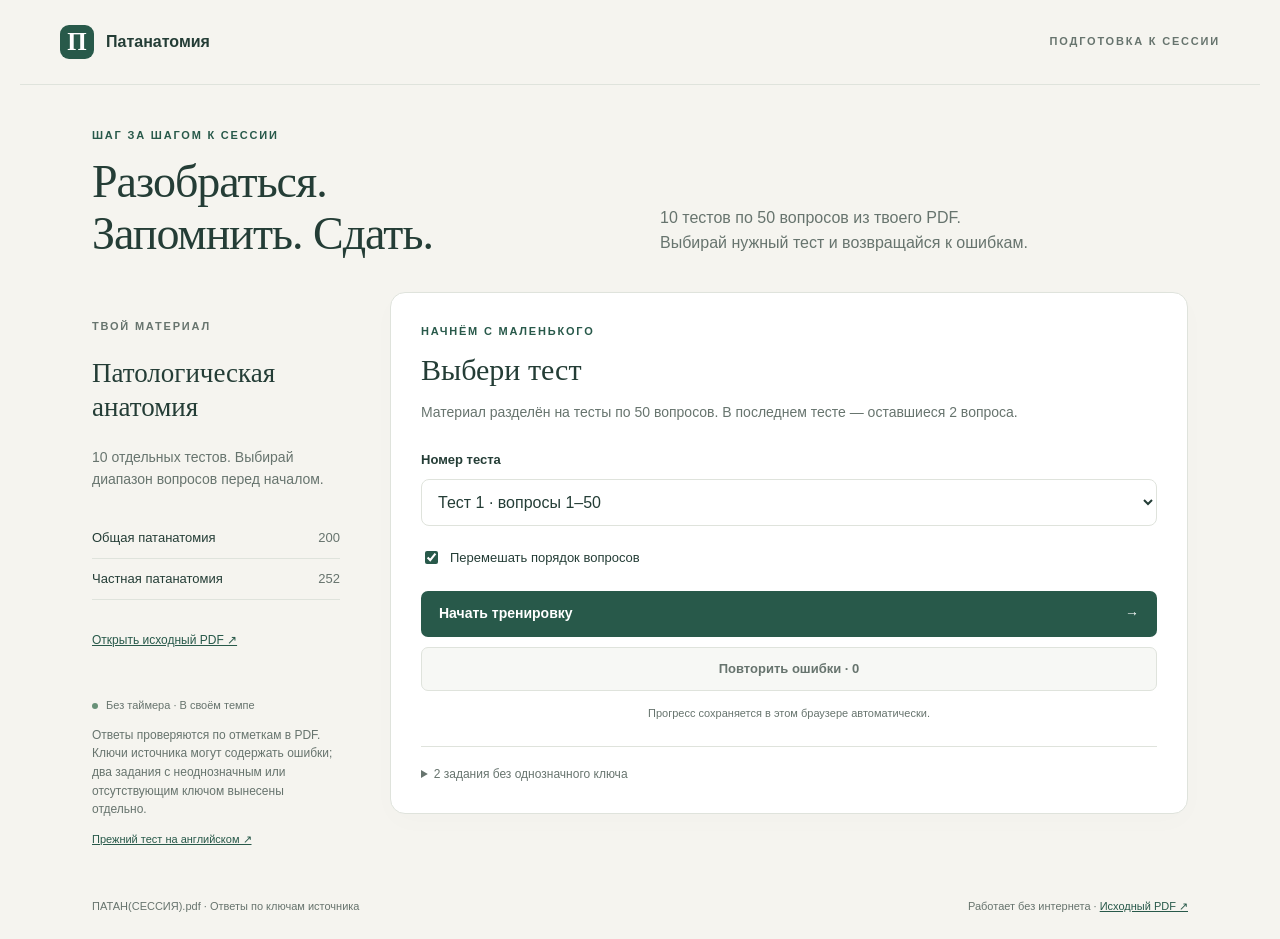
<file: index.html>
<!doctype html>
<html lang="ru">
<head>
<meta charset="utf-8"><meta name="viewport" content="width=device-width, initial-scale=1">
<title>Патанатомия — подготовка к сессии</title>
<meta name="description" content="452 вопроса по патологической анатомии: тренировка, повтор ошибок и сохранение прогресса.">
<link rel="icon" href="data:image/svg+xml,%3Csvg xmlns='http://www.w3.org/2000/svg' viewBox='0 0 32 32'%3E%3Crect width='32' height='32' rx='8' fill='%23265449'/%3E%3Ctext x='6' y='24' fill='white' font-size='23'%3EП%3C/text%3E%3C/svg%3E">
<link rel="stylesheet" href="style.css"><link rel="stylesheet" href="test-selector.css"><script defer src="questions.js"></script><script defer src="app.js"></script>
</head>
<body>
<header><a class="brand" href="index.html"><span class="mark">П</span> Патанатомия</a><span class="header-note">ПОДГОТОВКА К СЕССИИ</span></header>
<main>
<div class="intro"><p class="eyebrow">ШАГ ЗА ШАГОМ К СЕССИИ</p><h1>Разобраться.<br>Запомнить. Сдать.</h1><p>10 тестов по 50 вопросов из твоего PDF.<br>Выбирай нужный тест и возвращайся к ошибкам.</p></div>
<p id="storage-note" class="notice" hidden>Браузер не разрешает сохранять данные. Текущая тренировка работает, но после закрытия страницы прогресс может потеряться.</p>
<div class="workspace">
<aside><p class="eyebrow">ТВОЙ МАТЕРИАЛ</p><h2>Патологическая<br>анатомия</h2><p>10 отдельных тестов. Выбирай диапазон вопросов перед началом.</p><ul class="topics"><li>Общая патанатомия <span>200</span></li><li>Частная патанатомия <span>252</span></li></ul><a class="source-link" href="source.pdf" target="_blank" rel="noopener">Открыть исходный PDF ↗</a><div class="aside-bottom"><span class="small-dot"></span> Без таймера · В своём темпе<p>Ответы проверяются по отметкам в PDF. Ключи источника могут содержать ошибки; два задания с неоднозначным или отсутствующим ключом вынесены отдельно.</p><a href="research-original/index.html">Прежний тест на английском ↗</a></div></aside>
<section id="setup" class="card setup" aria-labelledby="setup-heading">
<p class="eyebrow">НАЧНЁМ С МАЛЕНЬКОГО</p><h2 id="setup-heading" tabindex="-1">Выбери тест</h2><p class="subtle">Материал разделён на тесты по 50 вопросов. В последнем тесте — оставшиеся 2 вопроса.</p>
<button id="resume" class="resume" hidden></button>
<form id="settings"><label for="test">Номер теста</label><select id="test"><option value="1">Тест 1 · вопросы 1–50</option><option value="2">Тест 2 · вопросы 51–100</option><option value="3">Тест 3 · вопросы 101–150</option><option value="4">Тест 4 · вопросы 151–200</option><option value="5">Тест 5 · вопросы 201–250</option><option value="6">Тест 6 · вопросы 251–300</option><option value="7">Тест 7 · вопросы 301–350</option><option value="8">Тест 8 · вопросы 351–400</option><option value="9">Тест 9 · вопросы 401–450</option><option value="10">Тест 10 · вопросы 451–452</option><option value="all">Все вопросы · 1–452</option></select>
<label class="check-label"><input id="random" type="checkbox" checked> Перемешать порядок вопросов</label>
<button type="submit" class="primary start-button">Начать тренировку <span aria-hidden="true">→</span></button>
</form>
<button id="practice-mistakes" class="secondary" disabled>Повторить ошибки · 0</button>
<p class="save-hint">Прогресс сохраняется в этом браузере автоматически.</p>
<details class="source-notes"><summary>2 задания без однозначного ключа</summary><p class="subtle">Они доступны для разбора, но не входят в тренировку и оценку.</p><div id="flagged"></div></details>
</section>
<section id="quiz" class="card" aria-label="Тренировка" hidden><div class="stats"><span id="position"></span><span id="score"></span></div><progress id="progress" max="20" value="0" aria-label="Отвечено вопросов"></progress><div class="question-body"><p class="eyebrow" id="topic"></p><h2 id="question" tabindex="-1"></h2><p class="hint">Выбери один ответ. Учитывается первая попытка.</p><div id="options" class="options" role="group" aria-labelledby="question"></div><div id="feedback" role="status" aria-live="polite" hidden></div><div class="actions"><button id="menu" class="text-button">← К настройкам</button><button id="next" class="primary" disabled>Далее →</button></div><p class="keyboard-hint">Клавиши 1–6 — ответ · Enter — далее</p></div></section>
<section id="results" class="card results" hidden aria-label="Результаты"><p class="eyebrow">ТРЕНИРОВКА ЗАВЕРШЕНА</p><h2 tabindex="-1" id="result-heading">Твои результаты</h2><div id="percentage" class="percentage"></div><p id="result-summary"></p><div class="result-actions"><button id="retry" class="primary">Повторить ошибки</button><button id="restart" class="secondary">Новая тренировка</button></div><div id="review"></div></section>
</div><footer>ПАТАН(СЕССИЯ).pdf · Ответы по ключам источника <span>Работает без интернета · <a href="source.pdf" target="_blank" rel="noopener">Исходный PDF ↗</a></span></footer>
</main><noscript>Для работы теста включи JavaScript в браузере.</noscript>
</body></html>
</file>
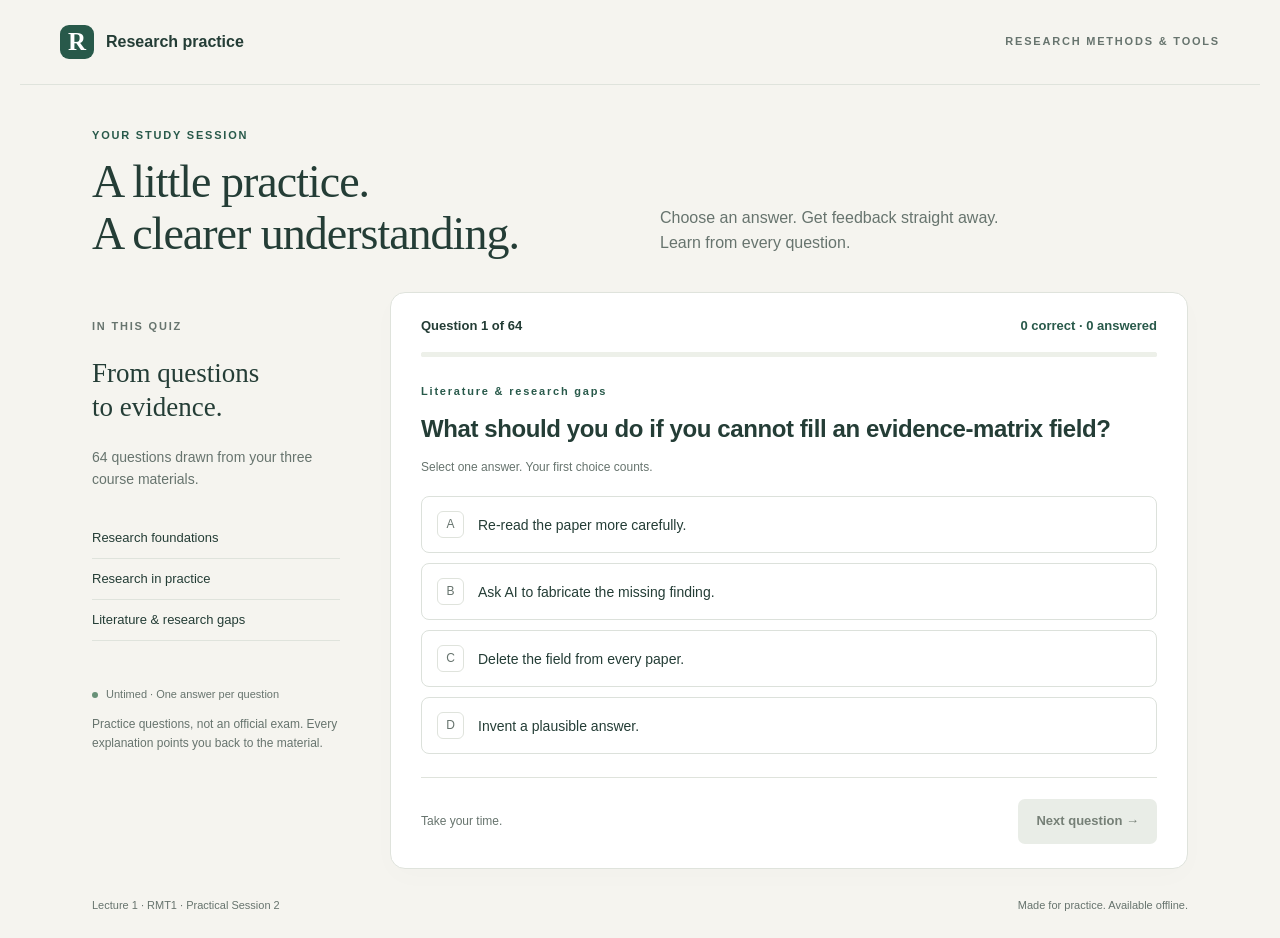
<file: research-original/index.html>
<!doctype html>
<html lang="en"><head><meta charset="utf-8"><meta name="viewport" content="width=device-width, initial-scale=1"><title>Research Practice — Quiz</title><meta name="description" content="64 practice questions from Lecture 1, RMT1 and Practical Session 2, with immediate feedback."><link rel="icon" href="data:image/svg+xml,%3Csvg xmlns='http://www.w3.org/2000/svg' viewBox='0 0 32 32'%3E%3Crect width='32' height='32' rx='8' fill='%23265449'/%3E%3Ctext x='8' y='24' fill='white' font-size='23'%3ER%3C/text%3E%3C/svg%3E"><link rel="stylesheet" href="style.css"><script defer src="questions.js"></script><script defer src="app.js"></script></head>
<body><header><a class="brand" href="index.html"><span class="mark">R</span> Research practice</a><span class="header-note">RESEARCH METHODS & TOOLS</span></header>
<main><div class="intro"><p class="eyebrow">YOUR STUDY SESSION</p><h1>A little practice.<br>A clearer understanding.</h1><p>Choose an answer. Get feedback straight away.<br>Learn from every question.</p></div>
<div class="workspace"><aside><p class="eyebrow">IN THIS QUIZ</p><h2>From questions<br>to evidence.</h2><p>64 questions drawn from your three course materials.</p><ul class="topics"><li>Research foundations</li><li>Research in practice</li><li>Literature & research gaps</li></ul><div class="aside-bottom"><span class="small-dot"></span> Untimed · One answer per question<p>Practice questions, not an official exam. Every explanation points you back to the material.</p></div></aside>
<section id="quiz" class="card" aria-label="Practice quiz"><div class="stats"><span id="position"></span><span id="score"></span></div><progress id="progress" max="64" value="0" aria-label="Questions answered"></progress><div class="question-body"><p class="eyebrow" id="topic"></p><h2 id="question" tabindex="-1"></h2><p class="hint">Select one answer. Your first choice counts.</p><div id="options" class="options" role="group" aria-labelledby="question"></div><div id="feedback" role="status" aria-live="polite" hidden></div><div class="actions"><span id="answered-note">Take your time.</span><button id="next" class="primary" disabled>Next question <span aria-hidden="true">→</span></button></div></div></section>
<section id="results" class="card results" hidden aria-label="Quiz results"><p class="eyebrow">SESSION COMPLETE</p><h2 tabindex="-1" id="result-heading">Your results</h2><div id="percentage" class="percentage"></div><p id="result-summary"></p><button id="restart" class="primary">Restart quiz <span aria-hidden="true">↻</span></button><div id="review"></div></section></div><footer>Lecture 1 · RMT1 · Practical Session 2 <span>Made for practice. Available offline.</span></footer></main><noscript>This quiz needs JavaScript enabled in your browser.</noscript></body></html>
</file>
<file: style.css>
:root{--paper:#f5f4ef;--ink:#243d36;--muted:#67746e;--line:#dfe3dc;--accent:#28594a;--correct:#eaf5ec;--wrong:#fff0ed}*{box-sizing:border-box}body{margin:0;background:var(--paper);color:var(--ink);font:16px/1.55 -apple-system,BlinkMacSystemFont,"Segoe UI",sans-serif}header{max-width:1240px;margin:auto;padding:25px 40px;display:flex;justify-content:space-between;align-items:center;border-bottom:1px solid var(--line)}.brand{display:flex;align-items:center;gap:12px;color:var(--ink);text-decoration:none;font-weight:650}.mark{background:var(--accent);color:white;border-radius:9px;width:34px;height:34px;text-align:center;line-height:34px;font-family:Georgia,serif;font-size:25px}.header-note,.eyebrow{font-size:11px;letter-spacing:1.8px;font-weight:750}.header-note{color:var(--muted)}main{max-width:1160px;margin:0 auto;padding:0 32px}.intro{padding:42px 0 32px;display:grid;grid-template-columns:1fr 1fr;column-gap:40px}.intro .eyebrow{grid-column:1/-1;margin:0 0 12px;color:var(--accent)}h1{font:normal clamp(32px,4vw,46px)/1.13 Georgia,serif;letter-spacing:-1px;margin:0}.intro>p:last-child{align-self:end;color:var(--muted);margin:0 0 4px}.workspace{display:grid;grid-template-columns:270px minmax(0,1fr);gap:28px;align-items:start}aside{padding:26px 22px 22px 0}aside>.eyebrow{margin-top:0;color:var(--muted)}aside h2{font:normal 27px/1.25 Georgia,serif}aside p{font-size:14px;color:var(--muted)}.topics{padding:0;list-style:none;font-size:13px;margin:27px 0}.topics li{padding:10px 0;border-bottom:1px solid var(--line)}.aside-bottom{margin-top:45px;font-size:11px;color:var(--muted)}.aside-bottom p{font-size:12px}.small-dot{display:inline-block;background:#689178;width:6px;height:6px;border-radius:100%;margin-right:5px}.card{background:#fff;border:1px solid var(--line);border-radius:15px;overflow:hidden;box-shadow:0 8px 28px #20372d04}.stats{display:flex;justify-content:space-between;padding:23px 30px 16px;font-size:13px;font-weight:650}#score{color:var(--accent)}progress{display:block;width:calc(100% - 60px);height:5px;margin:0 30px;appearance:none;border:0;border-radius:5px;background:#edf0e9}progress::-webkit-progress-bar{background:#edf0e9;border-radius:5px}progress::-webkit-progress-value{background:var(--accent);border-radius:5px}progress::-moz-progress-bar{background:var(--accent)}.question-body{padding:26px 30px 24px}.question-body>.eyebrow{margin:0 0 12px;color:var(--accent)}#question{font-size:24px;line-height:1.4;letter-spacing:-.4px;margin:0;font-weight:600}.hint{font-size:12px;color:var(--muted);margin:12px 0 20px}.options{display:grid;gap:10px}button{font:inherit;cursor:pointer}button:focus-visible,a:focus-visible{outline:3px solid #c78936;outline-offset:3px}.option{width:100%;display:flex;align-items:center;gap:14px;background:white;color:var(--ink);border:1px solid #dce1db;border-radius:8px;text-align:left;padding:14px 15px;font-size:14px;line-height:1.45}.option:not(:disabled):hover{border-color:var(--accent);background:#f5f8f4}.letter{flex-shrink:0;width:27px;height:27px;display:grid;place-items:center;border:1px solid var(--line);border-radius:6px;color:var(--muted);font-size:12px}.option:disabled{cursor:default;opacity:1}.option.correct{background:var(--correct);border-color:#72a784}.option.wrong{background:var(--wrong);border-color:#d49988}.choice-text{flex:1}.choice-state{font-size:11px;font-weight:650}#feedback{padding:17px 18px;margin-top:20px;border-radius:8px;background:#f1f5ef;font-size:14px}#feedback.incorrect{background:var(--wrong)}#feedback strong{display:block;margin-bottom:5px}#feedback p{margin:5px 0}#feedback .source{font-size:11px;color:var(--muted);margin-top:10px}.actions{display:flex;align-items:center;justify-content:space-between;gap:14px;border-top:1px solid var(--line);margin-top:23px;padding-top:21px}.actions>span{font-size:12px;color:var(--muted)}.primary{background:var(--accent);color:white;border:0;border-radius:7px;padding:12px 18px;font-size:13px;font-weight:650;display:inline-flex;gap:24px;align-items:center}.primary:hover{background:#1e473a}.primary:disabled{background:#e9ede7;color:#768077;cursor:default}.results{padding:30px}.results h2{font:normal 34px Georgia,serif;margin:8px 0}.percentage{font:normal 76px/1.3 Georgia,serif;color:var(--accent)}#result-summary{color:var(--muted);margin-top:0}#review{border-top:1px solid var(--line);margin-top:28px;padding-top:16px}#review h3{font-size:18px}details{border-bottom:1px solid var(--line);padding:14px 0;font-size:14px}summary{cursor:pointer;font-weight:600}details p{margin:10px 0}details small{color:var(--muted)}.wrong-text{color:#9b4936}.right-text{color:var(--accent)}footer{display:flex;justify-content:space-between;gap:18px;font-size:11px;color:var(--muted);padding:28px 0 24px}h2:focus{outline:none}[hidden]{display:none!important}@media(max-width:760px){header{padding:19px 22px}.header-note{display:none}main{padding:0 18px}.intro{padding:29px 3px 24px;display:block}.intro>p:last-child{font-size:14px;margin-top:17px}.intro br{display:none}h1{max-width:380px}.workspace{display:block}aside{display:none}.question-body{padding:23px 20px}.stats{padding:20px 20px 15px}progress{width:calc(100% - 40px);margin:0 20px}#question{font-size:21px}.option{padding:13px 11px;gap:10px}.choice-state{max-width:55px}.actions>span{font-size:11px}.primary{gap:14px}.results{padding:24px 20px}footer{display:block;text-align:center}footer span{display:block;margin-top:6px}}@media(prefers-reduced-motion:no-preference){.option{transition:background .15s,border-color .15s}}
a{color:var(--accent)}.topics li{display:flex;justify-content:space-between;gap:12px}.topics li span{font-variant-numeric:tabular-nums;color:var(--muted)}.setup{padding:30px}.setup>.eyebrow{color:var(--accent);margin:0 0 12px}.setup h2{font:normal 30px/1.2 Georgia,serif;margin:0 0 12px}.subtle{font-size:14px;color:var(--muted)}.setup form{margin-top:26px}.setup form>label:not(.check-label),legend{font-size:13px;font-weight:650;display:block;margin-bottom:9px}select{font:inherit;background:white;color:var(--ink);border:1px solid var(--line);border-radius:8px;width:100%;padding:13px 12px}fieldset{border:0;padding:0;margin:22px 0}.size-options{display:grid;grid-template-columns:repeat(3,1fr);gap:10px}.size-options label{position:relative;cursor:pointer}.size-options input{position:absolute;opacity:0}.size-options span{display:block;border:1px solid var(--line);padding:13px;border-radius:8px;font-size:22px;font-weight:600;text-align:center}.size-options small{display:block;font-size:11px;font-weight:400;color:var(--muted);margin-top:2px}.size-options input:checked+span{border-color:var(--accent);background:#edf4ee;box-shadow:inset 0 0 0 1px var(--accent)}.size-options input:focus-visible+span,select:focus-visible{outline:3px solid #c78936;outline-offset:3px}.check-label{display:flex;align-items:center;gap:9px;font-size:13px;margin-bottom:23px}input{accent-color:var(--accent)}.start-button{width:100%;justify-content:space-between;font-size:14px}.secondary{background:white;color:var(--accent);border:1px solid var(--line);border-radius:7px;padding:11px 16px;font-size:13px;font-weight:600}.secondary:hover:not(:disabled){background:#f5f8f4;border-color:var(--accent)}.secondary:disabled{color:var(--muted);cursor:default;background:#f7f8f5}#practice-mistakes{width:100%;margin-top:10px}.save-hint,.keyboard-hint{font-size:11px;color:var(--muted);text-align:center}.save-hint{margin:14px 0 0}.keyboard-hint{margin:18px 0 0}.text-button{background:none;border:0;color:var(--muted);padding:9px 0;font-size:12px}.text-button:hover{color:var(--accent)}.resume{display:block;width:100%;text-align:left;background:#edf4ee;border:1px solid #b9d0be;color:var(--accent);border-radius:8px;padding:14px 16px;font-size:13px;margin-top:20px}.source-link{font-size:12px}.source-notes{border-top:1px solid var(--line);border-bottom:0;margin-top:24px;padding:18px 0 0}.source-notes>summary{font-size:12px;color:var(--muted);font-weight:400}#flagged details{font-size:13px}#flagged li{margin-bottom:7px}#feedback a.source{display:inline-block;margin-top:8px;font-size:12px}.result-actions{display:flex;flex-wrap:wrap;gap:10px}.notice{border:1px solid #d7ba89;background:#fff8e8;padding:14px;border-radius:8px;font-size:13px}.stats{gap:12px;flex-wrap:wrap}#question{overflow-wrap:anywhere}.choice-state{flex-shrink:0;max-width:66px}.actions .primary{gap:8px}.source{font-size:12px}.aside-bottom a{font-size:11px}.setup h2:focus{outline:none}@media(max-width:760px){.setup{padding:24px 20px}.setup h2{font-size:27px}.intro h1{max-width:100%}.intro br{display:initial}.keyboard-hint{display:none}.actions{align-items:stretch;gap:10px}.actions .primary{padding:11px;font-size:12px}.actions .text-button{font-size:11px}.stats{font-size:12px}footer{line-height:1.8}}@media(max-width:380px){.option{flex-wrap:wrap}.choice-text{min-width:70%}.choice-state{margin-left:37px;max-width:none}.question-body{padding:20px 16px}.setup{padding:24px 16px}}
</file>
<file: test-selector.css>
.check-label {
  margin: 22px 0 23px;
}
</file>
<file: research-original/style.css>
:root{--paper:#f5f4ef;--ink:#243d36;--muted:#67746e;--line:#dfe3dc;--accent:#28594a;--correct:#eaf5ec;--wrong:#fff0ed}*{box-sizing:border-box}body{margin:0;background:var(--paper);color:var(--ink);font:16px/1.55 -apple-system,BlinkMacSystemFont,"Segoe UI",sans-serif}header{max-width:1240px;margin:auto;padding:25px 40px;display:flex;justify-content:space-between;align-items:center;border-bottom:1px solid var(--line)}.brand{display:flex;align-items:center;gap:12px;color:var(--ink);text-decoration:none;font-weight:650}.mark{background:var(--accent);color:white;border-radius:9px;width:34px;height:34px;text-align:center;line-height:34px;font-family:Georgia,serif;font-size:25px}.header-note,.eyebrow{font-size:11px;letter-spacing:1.8px;font-weight:750}.header-note{color:var(--muted)}main{max-width:1160px;margin:0 auto;padding:0 32px}.intro{padding:42px 0 32px;display:grid;grid-template-columns:1fr 1fr;column-gap:40px}.intro .eyebrow{grid-column:1/-1;margin:0 0 12px;color:var(--accent)}h1{font:normal clamp(32px,4vw,46px)/1.13 Georgia,serif;letter-spacing:-1px;margin:0}.intro>p:last-child{align-self:end;color:var(--muted);margin:0 0 4px}.workspace{display:grid;grid-template-columns:270px minmax(0,1fr);gap:28px;align-items:start}aside{padding:26px 22px 22px 0}aside>.eyebrow{margin-top:0;color:var(--muted)}aside h2{font:normal 27px/1.25 Georgia,serif}aside p{font-size:14px;color:var(--muted)}.topics{padding:0;list-style:none;font-size:13px;margin:27px 0}.topics li{padding:10px 0;border-bottom:1px solid var(--line)}.aside-bottom{margin-top:45px;font-size:11px;color:var(--muted)}.aside-bottom p{font-size:12px}.small-dot{display:inline-block;background:#689178;width:6px;height:6px;border-radius:100%;margin-right:5px}.card{background:#fff;border:1px solid var(--line);border-radius:15px;overflow:hidden;box-shadow:0 8px 28px #20372d04}.stats{display:flex;justify-content:space-between;padding:23px 30px 16px;font-size:13px;font-weight:650}#score{color:var(--accent)}progress{display:block;width:calc(100% - 60px);height:5px;margin:0 30px;appearance:none;border:0;border-radius:5px;background:#edf0e9}progress::-webkit-progress-bar{background:#edf0e9;border-radius:5px}progress::-webkit-progress-value{background:var(--accent);border-radius:5px}progress::-moz-progress-bar{background:var(--accent)}.question-body{padding:26px 30px 24px}.question-body>.eyebrow{margin:0 0 12px;color:var(--accent)}#question{font-size:24px;line-height:1.4;letter-spacing:-.4px;margin:0;font-weight:600}.hint{font-size:12px;color:var(--muted);margin:12px 0 20px}.options{display:grid;gap:10px}button{font:inherit;cursor:pointer}button:focus-visible,a:focus-visible{outline:3px solid #c78936;outline-offset:3px}.option{width:100%;display:flex;align-items:center;gap:14px;background:white;color:var(--ink);border:1px solid #dce1db;border-radius:8px;text-align:left;padding:14px 15px;font-size:14px;line-height:1.45}.option:not(:disabled):hover{border-color:var(--accent);background:#f5f8f4}.letter{flex-shrink:0;width:27px;height:27px;display:grid;place-items:center;border:1px solid var(--line);border-radius:6px;color:var(--muted);font-size:12px}.option:disabled{cursor:default;opacity:1}.option.correct{background:var(--correct);border-color:#72a784}.option.wrong{background:var(--wrong);border-color:#d49988}.choice-text{flex:1}.choice-state{font-size:11px;font-weight:650}#feedback{padding:17px 18px;margin-top:20px;border-radius:8px;background:#f1f5ef;font-size:14px}#feedback.incorrect{background:var(--wrong)}#feedback strong{display:block;margin-bottom:5px}#feedback p{margin:5px 0}#feedback .source{font-size:11px;color:var(--muted);margin-top:10px}.actions{display:flex;align-items:center;justify-content:space-between;gap:14px;border-top:1px solid var(--line);margin-top:23px;padding-top:21px}.actions>span{font-size:12px;color:var(--muted)}.primary{background:var(--accent);color:white;border:0;border-radius:7px;padding:12px 18px;font-size:13px;font-weight:650;display:inline-flex;gap:24px;align-items:center}.primary:hover{background:#1e473a}.primary:disabled{background:#e9ede7;color:#768077;cursor:default}.results{padding:30px}.results h2{font:normal 34px Georgia,serif;margin:8px 0}.percentage{font:normal 76px/1.3 Georgia,serif;color:var(--accent)}#result-summary{color:var(--muted);margin-top:0}#review{border-top:1px solid var(--line);margin-top:28px;padding-top:16px}#review h3{font-size:18px}details{border-bottom:1px solid var(--line);padding:14px 0;font-size:14px}summary{cursor:pointer;font-weight:600}details p{margin:10px 0}details small{color:var(--muted)}.wrong-text{color:#9b4936}.right-text{color:var(--accent)}footer{display:flex;justify-content:space-between;gap:18px;font-size:11px;color:var(--muted);padding:28px 0 24px}h2:focus{outline:none}[hidden]{display:none!important}@media(max-width:760px){header{padding:19px 22px}.header-note{display:none}main{padding:0 18px}.intro{padding:29px 3px 24px;display:block}.intro>p:last-child{font-size:14px;margin-top:17px}.intro br{display:none}h1{max-width:380px}.workspace{display:block}aside{display:none}.question-body{padding:23px 20px}.stats{padding:20px 20px 15px}progress{width:calc(100% - 40px);margin:0 20px}#question{font-size:21px}.option{padding:13px 11px;gap:10px}.choice-state{max-width:55px}.actions>span{font-size:11px}.primary{gap:14px}.results{padding:24px 20px}footer{display:block;text-align:center}footer span{display:block;margin-top:6px}}@media(prefers-reduced-motion:no-preference){.option{transition:background .15s,border-color .15s}}
</file>
